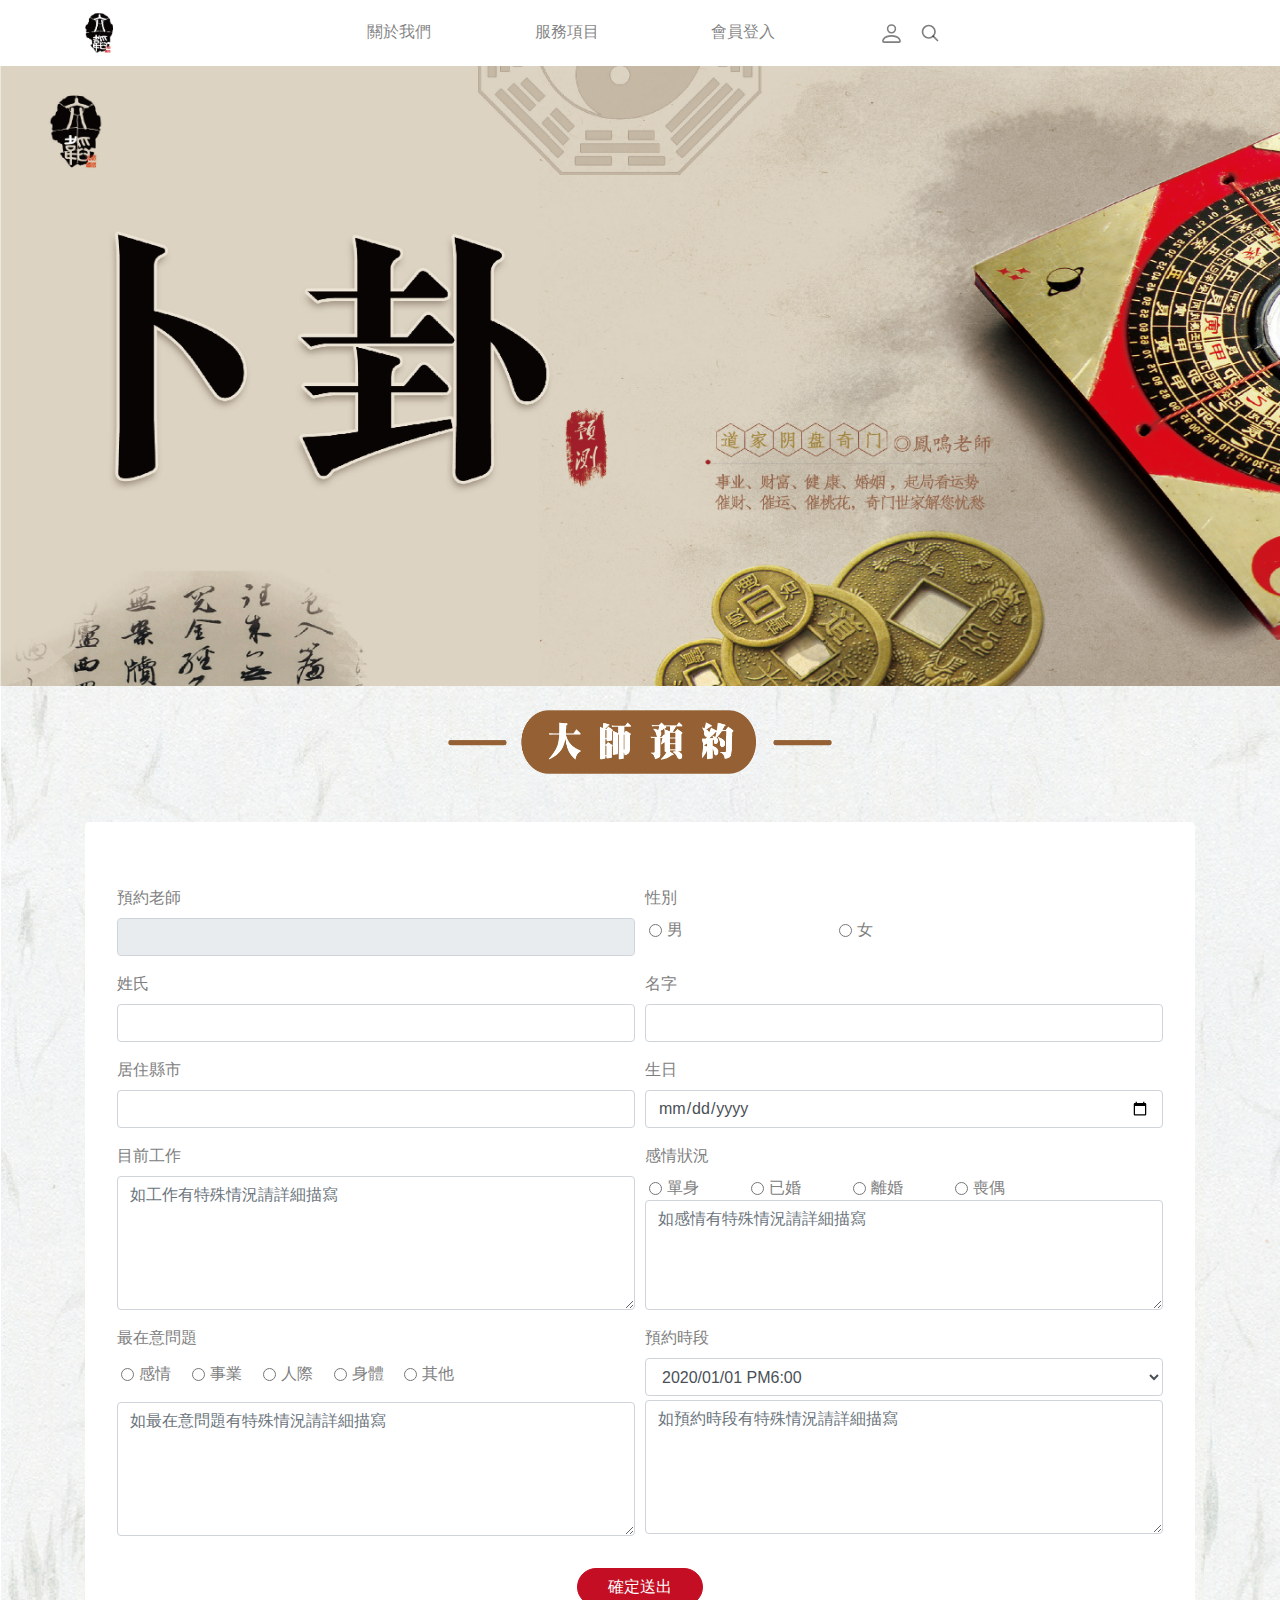
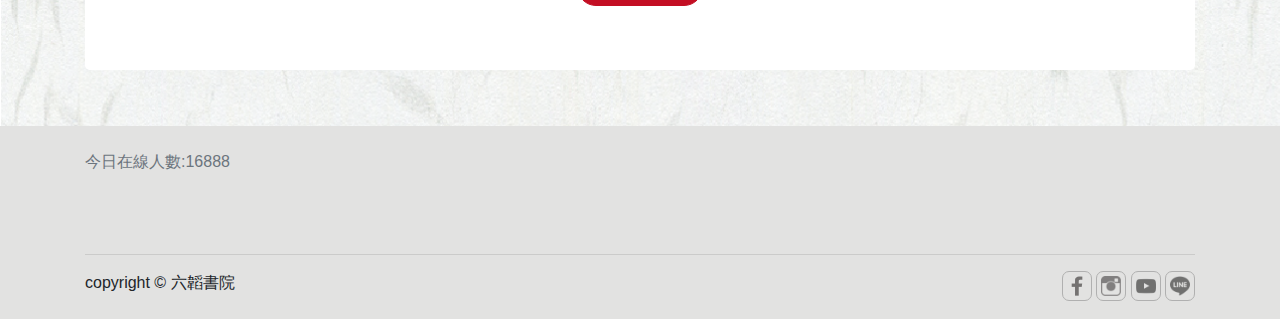
<file: book.html>
<!doctype html>
<html>

<head>
    <meta charset="utf-8">
    <meta name="viewport" content="width=device-width, initial-scale=1, shrink-to-fit=no">
    <link rel="stylesheet" href="css/bootstrap.min.css">
    <title>六韜書院</title>
    <style>

    </style>
    <!-- Custom styles for this template -->
    <link href="css/starter-template.css" rel="stylesheet">
</head>

<body>
    <nav class="navbar navbar-expand-md navbar-light bg-light fixed-top">
        <div class="container">
            <a class="navbar-brand" href="index.html">
                <img src="img/logo.png" class="d-inline-block align-top" alt="logo" height="40">
            </a>
            <button class="navbar-toggler" type="button" data-toggle="collapse" data-target="#navbarsExampleDefault" aria-controls="navbarsExampleDefault" aria-expanded="false" aria-label="Toggle navigation">
                    <span class="navbar-toggler-icon"></span>
                </button>
            <div class="collapse navbar-collapse" id="navbarsExampleDefault">
                <ul class="navbar-nav mx-auto">
                    <li class="nav-item">
                        <a class="nav-link pr-5 mr-5" href="about.html">關於我們</a>
                    </li>
                    <li class="nav-item dropdown pr-5 mr-5">
                        <a class="nav-link dropdown" href="#" id="navbarDropdownMenuLink" role="button" data-toggle="dropdown" aria-haspopup="true" aria-expanded="false">
                            服務項目
                        </a>
                        <div class="dropdown-menu" aria-labelledby="navbarDropdownMenuLink" style="border:0;">
                            <a class="dropdown-item" href="svc_water.html">風水</a>
                            <a class="dropdown-item" href="svc_jump.html">占卜</a>
                            <a class="dropdown-item" href="svc_tarot.html">塔羅</a>
                            <a class="dropdown-item" href="svc_name.html">姓名</a>
                            <a class="dropdown-item" href="svc_chattest.html">測字</a>
                            <a class="dropdown-item" href="#">開運商品</a>
                        </div>
                    </li>
                    <li class="nav-item">
                        <a class="nav-link pr-5 mr-5" href="login.html">會員登入</a>
                    </li>
                    <li class="nav-item">
                        <a class="nav-link" href="#">
                            <svg xmlns="http://www.w3.org/2000/svg" width="25" height="25" fill="currentColor" class="bi bi-person" viewBox="0 0 16 16">
                                    <path d="M8 8a3 3 0 1 0 0-6 3 3 0 0 0 0 6zm2-3a2 2 0 1 1-4 0 2 2 0 0 1 4 0zm4 8c0 1-1 1-1 1H3s-1 0-1-1 1-4 6-4 6 3 6 4zm-1-.004c-.001-.246-.154-.986-.832-1.664C11.516 10.68 10.289 10 8 10c-2.29 0-3.516.68-4.168 1.332-.678.678-.83 1.418-.832 1.664h10z"/>
                                  </svg>
                        </a>
                    </li>
                    <li class="nav-item">
                        <a class="nav-link" data-toggle="modal" data-target="#seachbox">
                            <svg xmlns="https://www.w3.org/2000/svg" width="20" height="20" viewBox="0 0 24 24" fill="none" stroke="currentColor" stroke-width="2" stroke-linecap="round" stroke-linejoin="round" class="mr-3" focusable="false" role="img"><title>Search</title><circle cx="10.5" cy="10.5" r="7.5"></circle><line x1="21" y1="21" x2="15.8" y2="15.8"></line></svg>
                        </a>
                    </li>
                </ul>

            </div>
        </div>
    </nav>
    <img src="img/svc_banner.png" class="w-100" />
    <div class="container pt-4 pb-4 ">
        <div class="row text-center pb-5">
            <img src="img/book_title.png" class="mx-auto titlepic">
        </div>
        <div class="jumbotron bg-light">
            <form>
                <div class="form-row">
                    <div class="form-group col-md-6">
                        <label>預約老師</label>
                        <input type="text" class="form-control" readonly="true" id="txt_master">
                    </div>
                    <div class="form-group col-md-6">
                        <label>性別</label><br>
                        <div class="form-check form-check-inline w-100">&nbsp;
                            <input class="form-check-input" type="radio" name="sex" value="男">
                            <label class="form-check-label" style="margin-right: 30%;">男</label>
                            <input class="form-check-input" type="radio" name="sex" value="女">
                            <label class="form-check-label">女</label>
                        </div>
                    </div>
                    <div class="form-group col-md-6">
                        <label>姓氏</label>
                        <input type="text" class="form-control">
                    </div>
                    <div class="form-group col-md-6">
                        <label>名字</label>
                        <input type="text" class="form-control">
                    </div>
                    <div class="form-group col-md-6">
                        <label>居住縣市</label>
                        <input type="text" class="form-control">
                    </div>
                    <div class="form-group col-md-6">
                        <label>生日</label>
                        <input type="date" class="form-control">
                    </div>
                    <div class="form-group col-md-6">
                        <label>目前工作</label>
                        <textarea type="text" class="form-control" rows="5" placeholder="如工作有特殊情況請詳細描寫"></textarea>
                    </div>
                    <div class="form-group col-md-6">
                        <label>感情狀況</label><br>
                        <div class="form-check form-check-inline w-100">&nbsp;
                            <input class="form-check-input" type="radio" name="marry" value="單身">
                            <label class="form-check-label" style="margin-right: 10%;">單身</label>
                            <input class="form-check-input" type="radio" name="marry" value="已婚">
                            <label class="form-check-label" style="margin-right: 10%;">已婚</label>
                            <input class="form-check-input" type="radio" name="marry" value="離婚">
                            <label class="form-check-label" style="margin-right: 10%;">離婚</label>
                            <input class="form-check-input" type="radio" name="marry" value="喪偶">
                            <label class="form-check-label">喪偶</label>
                        </div>
                        <textarea type="text" class="form-control" rows="4" placeholder="如感情有特殊情況請詳細描寫"></textarea>
                    </div>
                    <div class="form-group col-md-6">
                        <label>最在意問題</label><br>
                        <div class="form-check form-check-inline w-100 pb-3 pt-1">&nbsp;
                            <input class="form-check-input" type="radio" name="quests" value="感情">
                            <label class="form-check-label" style="margin-right: 4%;">感情</label>
                            <input class="form-check-input" type="radio" name="quests" value="事業">
                            <label class="form-check-label" style="margin-right: 4%;">事業</label>
                            <input class="form-check-input" type="radio" name="quests" value="人際">
                            <label class="form-check-label" style="margin-right: 4%;">人際</label>
                            <input class="form-check-input" type="radio" name="quests" value="身體">
                            <label class="form-check-label" style="margin-right: 4%;">身體</label>
                            <input class="form-check-input" type="radio" name="quests" value="其他">
                            <label class="form-check-label">其他</label>
                        </div>
                        <textarea type="text" class="form-control" rows="5" placeholder="如最在意問題有特殊情況請詳細描寫"></textarea>
                    </div>
                    <div class="form-group col-md-6">
                        <label>預約時段</label><br>
                        <select class="form-control" id="booktime">
                              <option>2020/01/01 PM6:00</option>
                              <option>2020/01/01 PM7:00</option>
                              <option>2020/01/01 PM8:00</option>
                            </select>
                        <textarea type="text" class="form-control mt-1" rows="5" placeholder="如預約時段有特殊情況請詳細描寫"></textarea>
                    </div>
                </div>
                <button id="submitform" type="button" class="btn btn-custom mt-3">確定送出</button>
            </form>
        </div>
    </div>


    <footer class="footer mt-auto py-4">
        <div class="container">
            <span class="text-muted">今日在線人數:16888</span>
            <span class="float-right "> 
                <iframe src="https://www.facebook.com/plugins/page.php?href=https%3A%2F%2Fwww.facebook.com%2Ffacebook&tabs&width=340&height=70&small_header=true&adapt_container_width=false&hide_cover=false&show_facepile=false&appId=515825845433689" width="340" height="70" style="border:none;overflow:hidden" scrolling="no" frameborder="0" allowfullscreen="true" allow="autoplay; clipboard-write; encrypted-media; picture-in-picture; web-share"></iframe>
            </span>
            <hr style="margin-top: 80px;"> copyright © 六韜書院
            <span class="float-right social-medias">
                <a href="#"><img src="img/footer-facebook.png" ></a>
                <a href="#"><img src="img/footer-ig.png" class="p-1"></a>
                <a href="#"><img src="img/footer-yut.png" class="p-1"></a>
                <a href="#"><img src="img/footer-line.png" class="p-1"></a>
            </span>
        </div>
    </footer>

    <!-- Seach Box -->
    <div class="modal fade" id="seachbox" tabindex="-1" role="dialog" aria-labelledby="seachbox" aria-hidden="true">
        <div class="modal-dialog" role="document">
            <div class="modal-content">
                <div class="modal-header">
                    <h5 class="modal-title" id="seachbox">搜尋</h5>
                    <button type="button" class="close" data-dismiss="modal" aria-label="Close">
                            <span aria-hidden="true">&times;</span>
                        </button>
                </div>
                <div class="modal-body text-center">
                    <form>
                        <div class="input-group mb-3">
                            <input type="text" class="form-control" placeholder="Search" aria-label="Search" aria-describedby="button-addon2">
                            <div class="input-group-append">
                                <button class="btn btn-outline-secondary" type="submit" id="submit">搜尋</button>
                            </div>
                        </div>
                    </form>
                </div>
            </div>
        </div>
    </div>
    <script src="js/jquery-3.5.1.min.js"></script>
    <script src="js/bootstrap.min.js"></script>
    <script src="js/customcode.js"></script>
    <script>
        $(function() {
            var ma = "";
            found = location.search.match(/ma=(.*)/);
            if (found) ma = found[1];
            $("#txt_master").val(decodeURI(ma));
        });
    </script>
</body>

</html>
</file>
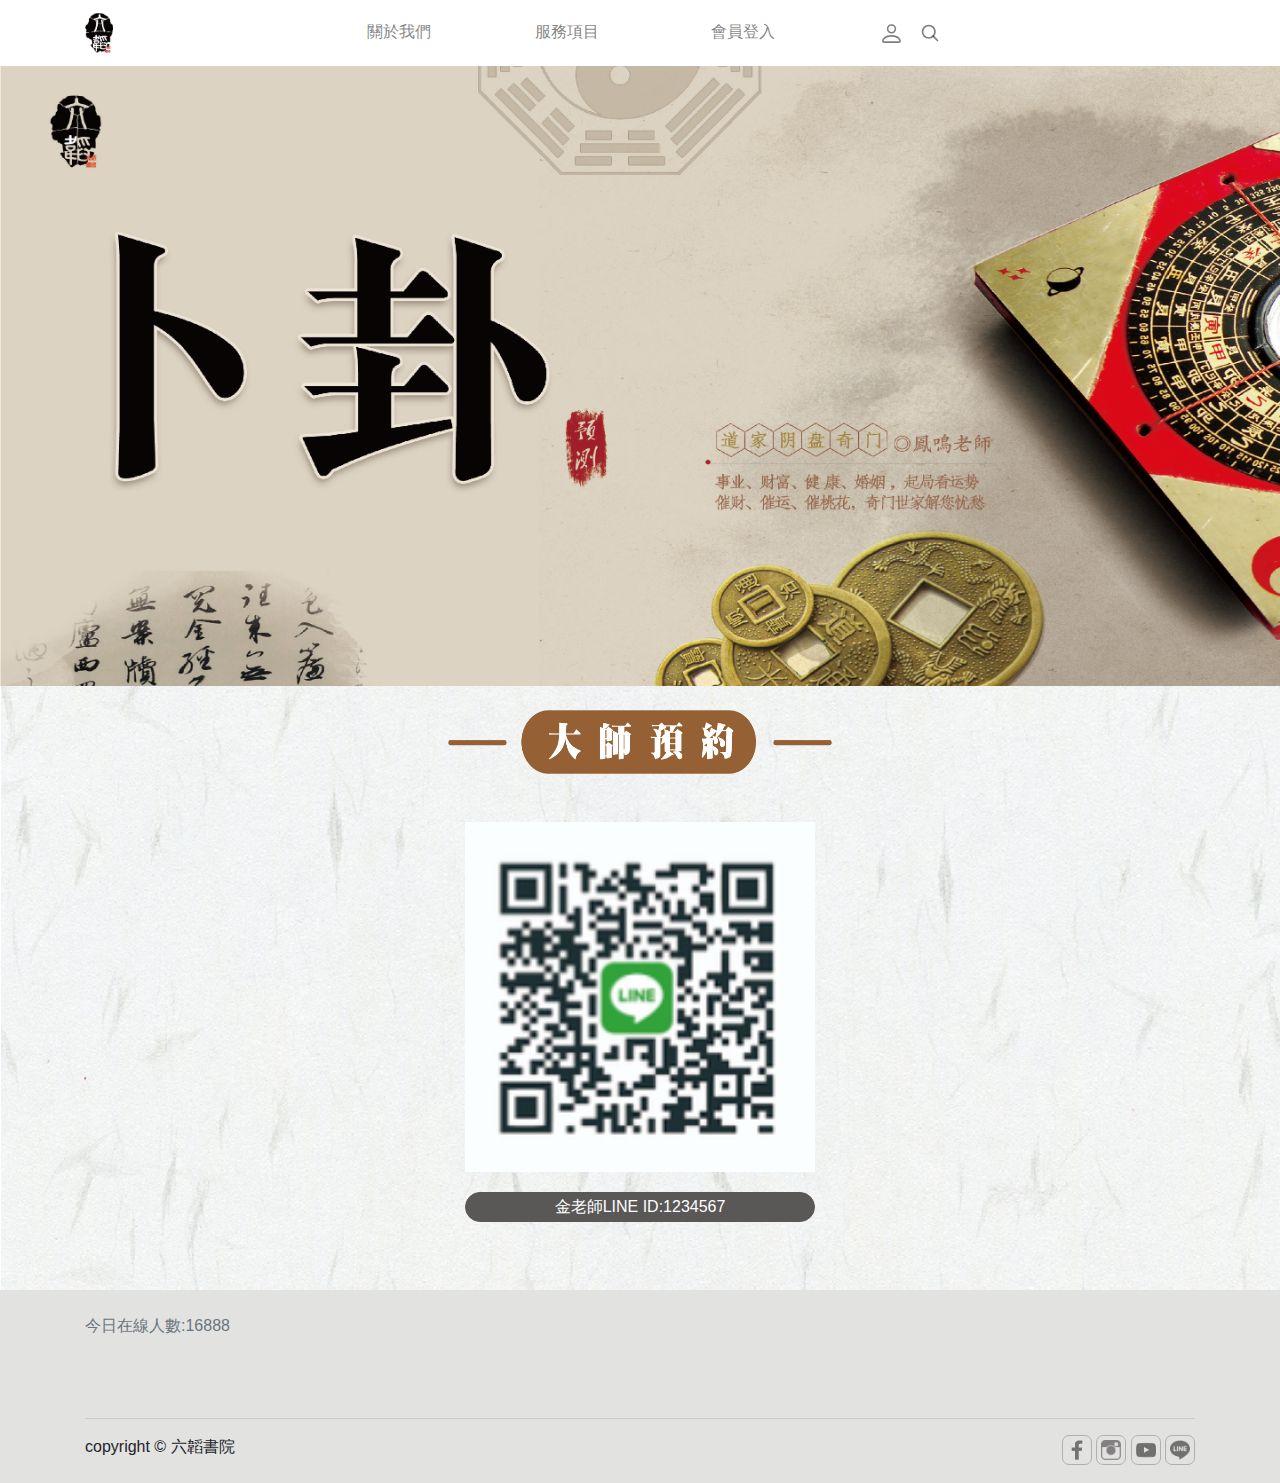
<file: finish.html>
<!doctype html>
<html>

<head>
    <meta charset="utf-8">
    <meta name="viewport" content="width=device-width, initial-scale=1, shrink-to-fit=no">
    <link rel="stylesheet" href="css/bootstrap.min.css">
    <title>六韜書院</title>
    <style>

    </style>
    <!-- Custom styles for this template -->
    <link href="css/starter-template.css" rel="stylesheet">
</head>

<body>
    <nav class="navbar navbar-expand-md navbar-light bg-light fixed-top">
        <div class="container">
            <a class="navbar-brand" href="index.html">
                <img src="img/logo.png" class="d-inline-block align-top" alt="logo" height="40">
            </a>
            <button class="navbar-toggler" type="button" data-toggle="collapse" data-target="#navbarsExampleDefault" aria-controls="navbarsExampleDefault" aria-expanded="false" aria-label="Toggle navigation">
                    <span class="navbar-toggler-icon"></span>
                </button>
            <div class="collapse navbar-collapse" id="navbarsExampleDefault">
                <ul class="navbar-nav mx-auto">
                    <li class="nav-item">
                        <a class="nav-link pr-5 mr-5" href="about.html">關於我們</a>
                    </li>
                    <li class="nav-item dropdown pr-5 mr-5">
                        <a class="nav-link dropdown" href="#" id="navbarDropdownMenuLink" role="button" data-toggle="dropdown" aria-haspopup="true" aria-expanded="false">
                            服務項目
                        </a>
                        <div class="dropdown-menu" aria-labelledby="navbarDropdownMenuLink" style="border:0;">
                            <a class="dropdown-item" href="svc_water.html">風水</a>
                            <a class="dropdown-item" href="svc_jump.html">占卜</a>
                            <a class="dropdown-item" href="svc_tarot.html">塔羅</a>
                            <a class="dropdown-item" href="svc_name.html">姓名</a>
                            <a class="dropdown-item" href="svc_chattest.html">測字</a>
                            <a class="dropdown-item" href="#">開運商品</a>
                        </div>
                    </li>
                    <li class="nav-item">
                        <a class="nav-link pr-5 mr-5" href="login.html">會員登入</a>
                    </li>
                    <li class="nav-item">
                        <a class="nav-link" href="#">
                            <svg xmlns="http://www.w3.org/2000/svg" width="25" height="25" fill="currentColor" class="bi bi-person" viewBox="0 0 16 16">
                                    <path d="M8 8a3 3 0 1 0 0-6 3 3 0 0 0 0 6zm2-3a2 2 0 1 1-4 0 2 2 0 0 1 4 0zm4 8c0 1-1 1-1 1H3s-1 0-1-1 1-4 6-4 6 3 6 4zm-1-.004c-.001-.246-.154-.986-.832-1.664C11.516 10.68 10.289 10 8 10c-2.29 0-3.516.68-4.168 1.332-.678.678-.83 1.418-.832 1.664h10z"/>
                                  </svg>
                        </a>
                    </li>
                    <li class="nav-item">
                        <a class="nav-link" data-toggle="modal" data-target="#seachbox">
                            <svg xmlns="https://www.w3.org/2000/svg" width="20" height="20" viewBox="0 0 24 24" fill="none" stroke="currentColor" stroke-width="2" stroke-linecap="round" stroke-linejoin="round" class="mr-3" focusable="false" role="img"><title>Search</title><circle cx="10.5" cy="10.5" r="7.5"></circle><line x1="21" y1="21" x2="15.8" y2="15.8"></line></svg>
                        </a>
                    </li>
                </ul>

            </div>
        </div>
    </nav>
    <img src="img/svc_banner.png" class="w-100" />
    <div class="container pt-4 pb-4 ">
        <div class="row text-center pb-5">
            <img src="img/book_title.png" class="mx-auto titlepic">
        </div>
        <div class="row books1">
            <div class=" col-md-4 col-8 mx-auto pb-4">
                <a href="#">
                    <img src="img/qrcode.png" class="w-100">
                    <p class="mx-0">金老師LINE ID:1234567</p>
                </a>
            </div>
        </div>

    </div>
    </div>


    <footer class="footer mt-auto py-4">
        <div class="container">
            <span class="text-muted">今日在線人數:16888</span>
            <span class="float-right "> 
                <iframe src="https://www.facebook.com/plugins/page.php?href=https%3A%2F%2Fwww.facebook.com%2Ffacebook&tabs&width=340&height=70&small_header=true&adapt_container_width=false&hide_cover=false&show_facepile=false&appId=515825845433689" width="340" height="70" style="border:none;overflow:hidden" scrolling="no" frameborder="0" allowfullscreen="true" allow="autoplay; clipboard-write; encrypted-media; picture-in-picture; web-share"></iframe>
            </span>
            <hr style="margin-top: 80px;"> copyright © 六韜書院
            <span class="float-right social-medias">
                <a href="#"><img src="img/footer-facebook.png" ></a>
                <a href="#"><img src="img/footer-ig.png" class="p-1"></a>
                <a href="#"><img src="img/footer-yut.png" class="p-1"></a>
                <a href="#"><img src="img/footer-line.png" class="p-1"></a>
            </span>
        </div>
    </footer>

    <!-- Seach Box -->
    <div class="modal fade" id="seachbox" tabindex="-1" role="dialog" aria-labelledby="seachbox" aria-hidden="true">
        <div class="modal-dialog" role="document">
            <div class="modal-content">
                <div class="modal-header">
                    <h5 class="modal-title" id="seachbox">搜尋</h5>
                    <button type="button" class="close" data-dismiss="modal" aria-label="Close">
                            <span aria-hidden="true">&times;</span>
                        </button>
                </div>
                <div class="modal-body text-center">
                    <form>
                        <div class="input-group mb-3">
                            <input type="text" class="form-control" placeholder="Search" aria-label="Search" aria-describedby="button-addon2">
                            <div class="input-group-append">
                                <button class="btn btn-outline-secondary" type="submit" id="submit">搜尋</button>
                            </div>
                        </div>
                    </form>
                </div>
            </div>
        </div>
    </div>
    <script src="js/jquery-3.5.1.min.js"></script>
    <script src="js/bootstrap.min.js"></script>
    <script src="js/customcode.js"></script>
</body>

</html>
</file>
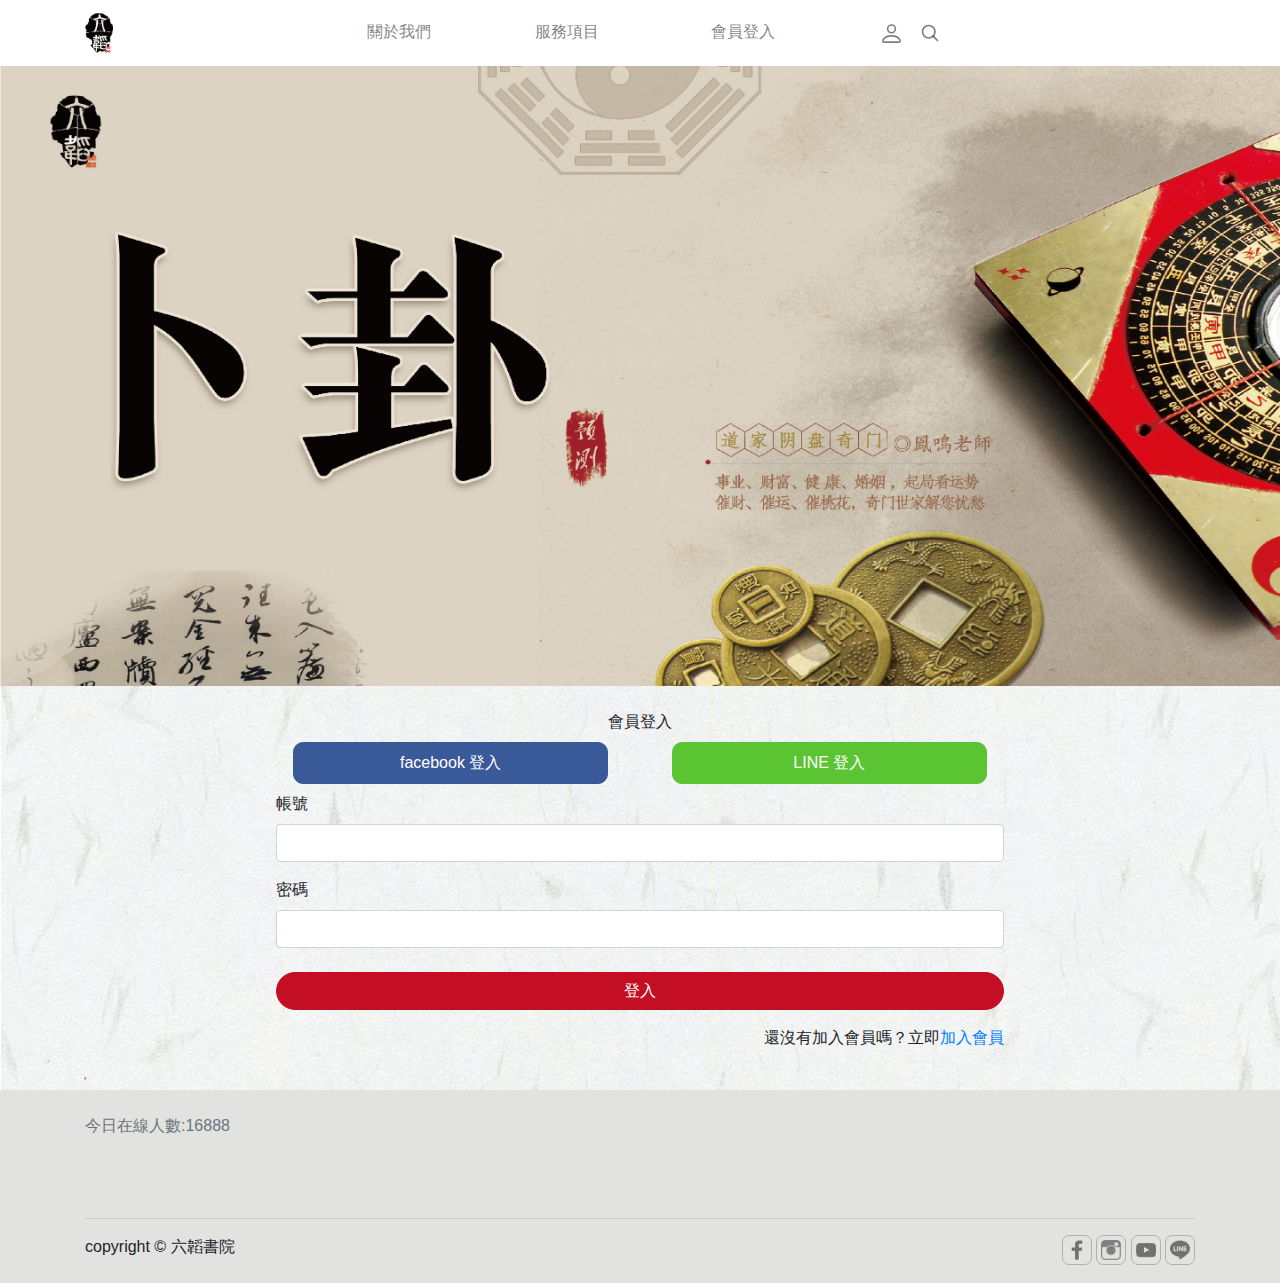
<file: login.html>
<!doctype html>
<html>

<head>
    <meta charset="utf-8">
    <meta name="viewport" content="width=device-width, initial-scale=1, shrink-to-fit=no">
    <link rel="stylesheet" href="css/bootstrap.min.css">
    <title>六韜書院</title>
    <style>

    </style>
    <!-- Custom styles for this template -->
    <link href="css/starter-template.css" rel="stylesheet">
</head>

<body>
    <nav class="navbar navbar-expand-md navbar-light bg-light fixed-top">
        <div class="container">
            <a class="navbar-brand" href="index.html">
                <img src="img/logo.png" class="d-inline-block align-top" alt="logo" height="40">
            </a>
            <button class="navbar-toggler" type="button" data-toggle="collapse" data-target="#navbarsExampleDefault" aria-controls="navbarsExampleDefault" aria-expanded="false" aria-label="Toggle navigation">
                    <span class="navbar-toggler-icon"></span>
                </button>
            <div class="collapse navbar-collapse" id="navbarsExampleDefault">
                <ul class="navbar-nav mx-auto">
                    <li class="nav-item">
                        <a class="nav-link pr-5 mr-5" href="about.html">關於我們</a>
                    </li>
                    <li class="nav-item dropdown pr-5 mr-5">
                        <a class="nav-link dropdown" href="#" id="navbarDropdownMenuLink" role="button" data-toggle="dropdown" aria-haspopup="true" aria-expanded="false">
                            服務項目
                        </a>
                        <div class="dropdown-menu" aria-labelledby="navbarDropdownMenuLink" style="border:0;">
                            <a class="dropdown-item" href="svc_water.html">風水</a>
                            <a class="dropdown-item" href="svc_jump.html">占卜</a>
                            <a class="dropdown-item" href="svc_tarot.html">塔羅</a>
                            <a class="dropdown-item" href="svc_name.html">姓名</a>
                            <a class="dropdown-item" href="svc_chattest.html">測字</a>
                            <a class="dropdown-item" href="#">開運商品</a>
                        </div>
                    </li>
                    <li class="nav-item">
                        <a class="nav-link pr-5 mr-5" href="login.html">會員登入</a>
                    </li>
                    <li class="nav-item">
                        <a class="nav-link" href="#">
                            <svg xmlns="http://www.w3.org/2000/svg" width="25" height="25" fill="currentColor" class="bi bi-person" viewBox="0 0 16 16">
                                    <path d="M8 8a3 3 0 1 0 0-6 3 3 0 0 0 0 6zm2-3a2 2 0 1 1-4 0 2 2 0 0 1 4 0zm4 8c0 1-1 1-1 1H3s-1 0-1-1 1-4 6-4 6 3 6 4zm-1-.004c-.001-.246-.154-.986-.832-1.664C11.516 10.68 10.289 10 8 10c-2.29 0-3.516.68-4.168 1.332-.678.678-.83 1.418-.832 1.664h10z"/>
                                  </svg>
                        </a>
                    </li>
                    <li class="nav-item">
                        <a class="nav-link" data-toggle="modal" data-target="#seachbox">
                            <svg xmlns="https://www.w3.org/2000/svg" width="20" height="20" viewBox="0 0 24 24" fill="none" stroke="currentColor" stroke-width="2" stroke-linecap="round" stroke-linejoin="round" class="mr-3" focusable="false" role="img"><title>Search</title><circle cx="10.5" cy="10.5" r="7.5"></circle><line x1="21" y1="21" x2="15.8" y2="15.8"></line></svg>
                        </a>
                    </li>
                </ul>

            </div>
        </div>
    </nav>
    <img src="img/svc_banner.png" class="w-100" />
    <div class="container pt-4 pb-4 col-8">

        <form class="mx-md-5">
            <div class="row text-center pb-2 justify-content-end">
                <div class="col-12 mx-auto pb-2">會員登入</div>
                <div class="col-12 col-md-5 mx-auto py-2" style="color:#fff;border:1px solid #3a5999; border-radius: 10px; background-color: #3a5999;">facebook 登入</div>
                <div class="col-12 col-md-5 mx-auto py-2" style="color:#fff;border:1px solid#5bc432; border-radius: 10px; background-color: #5bc432;">LINE 登入</div>

            </div>
            <div class="form-group">
                <label>帳號</label>
                <input type="text" class="form-control">
            </div>
            <div class="form-group">
                <label>密碼</label>
                <input type="password" class="form-control">
            </div>

            <button class="btn btn-custom w-100 mt-4">登入</button>
        </form>
        <div class="row justify-content-end mx-md-5">
            <div class="py-3">
                還沒有加入會員嗎？立即<a href="register.html">加入會員</a>
            </div>
        </div>

    </div>
    </div>


    <footer class="footer mt-auto py-4">
        <div class="container">
            <span class="text-muted">今日在線人數:16888</span>
            <span class="float-right "> 
                <iframe src="https://www.facebook.com/plugins/page.php?href=https%3A%2F%2Fwww.facebook.com%2Ffacebook&tabs&width=340&height=70&small_header=true&adapt_container_width=false&hide_cover=false&show_facepile=false&appId=515825845433689" width="340" height="70" style="border:none;overflow:hidden" scrolling="no" frameborder="0" allowfullscreen="true" allow="autoplay; clipboard-write; encrypted-media; picture-in-picture; web-share"></iframe>
            </span>
            <hr style="margin-top: 80px;"> copyright © 六韜書院
            <span class="float-right social-medias">
                <a href="#"><img src="img/footer-facebook.png" ></a>
                <a href="#"><img src="img/footer-ig.png" class="p-1"></a>
                <a href="#"><img src="img/footer-yut.png" class="p-1"></a>
                <a href="#"><img src="img/footer-line.png" class="p-1"></a>
            </span>
        </div>
    </footer>

    <!-- Seach Box -->
    <div class="modal fade" id="seachbox" tabindex="-1" role="dialog" aria-labelledby="seachbox" aria-hidden="true">
        <div class="modal-dialog" role="document">
            <div class="modal-content">
                <div class="modal-header">
                    <h5 class="modal-title" id="seachbox">搜尋</h5>
                    <button type="button" class="close" data-dismiss="modal" aria-label="Close">
                            <span aria-hidden="true">&times;</span>
                        </button>
                </div>
                <div class="modal-body text-center">
                    <form>
                        <div class="input-group mb-3">
                            <input type="text" class="form-control" placeholder="Search" aria-label="Search" aria-describedby="button-addon2">
                            <div class="input-group-append">
                                <button class="btn btn-outline-secondary" type="submit" id="submit">搜尋</button>
                            </div>
                        </div>
                    </form>
                </div>
            </div>
        </div>
    </div>
    <script src="js/jquery-3.5.1.min.js"></script>
    <script src="js/bootstrap.min.js"></script>
    <script src="js/customcode.js"></script>
</body>

</html>
</file>
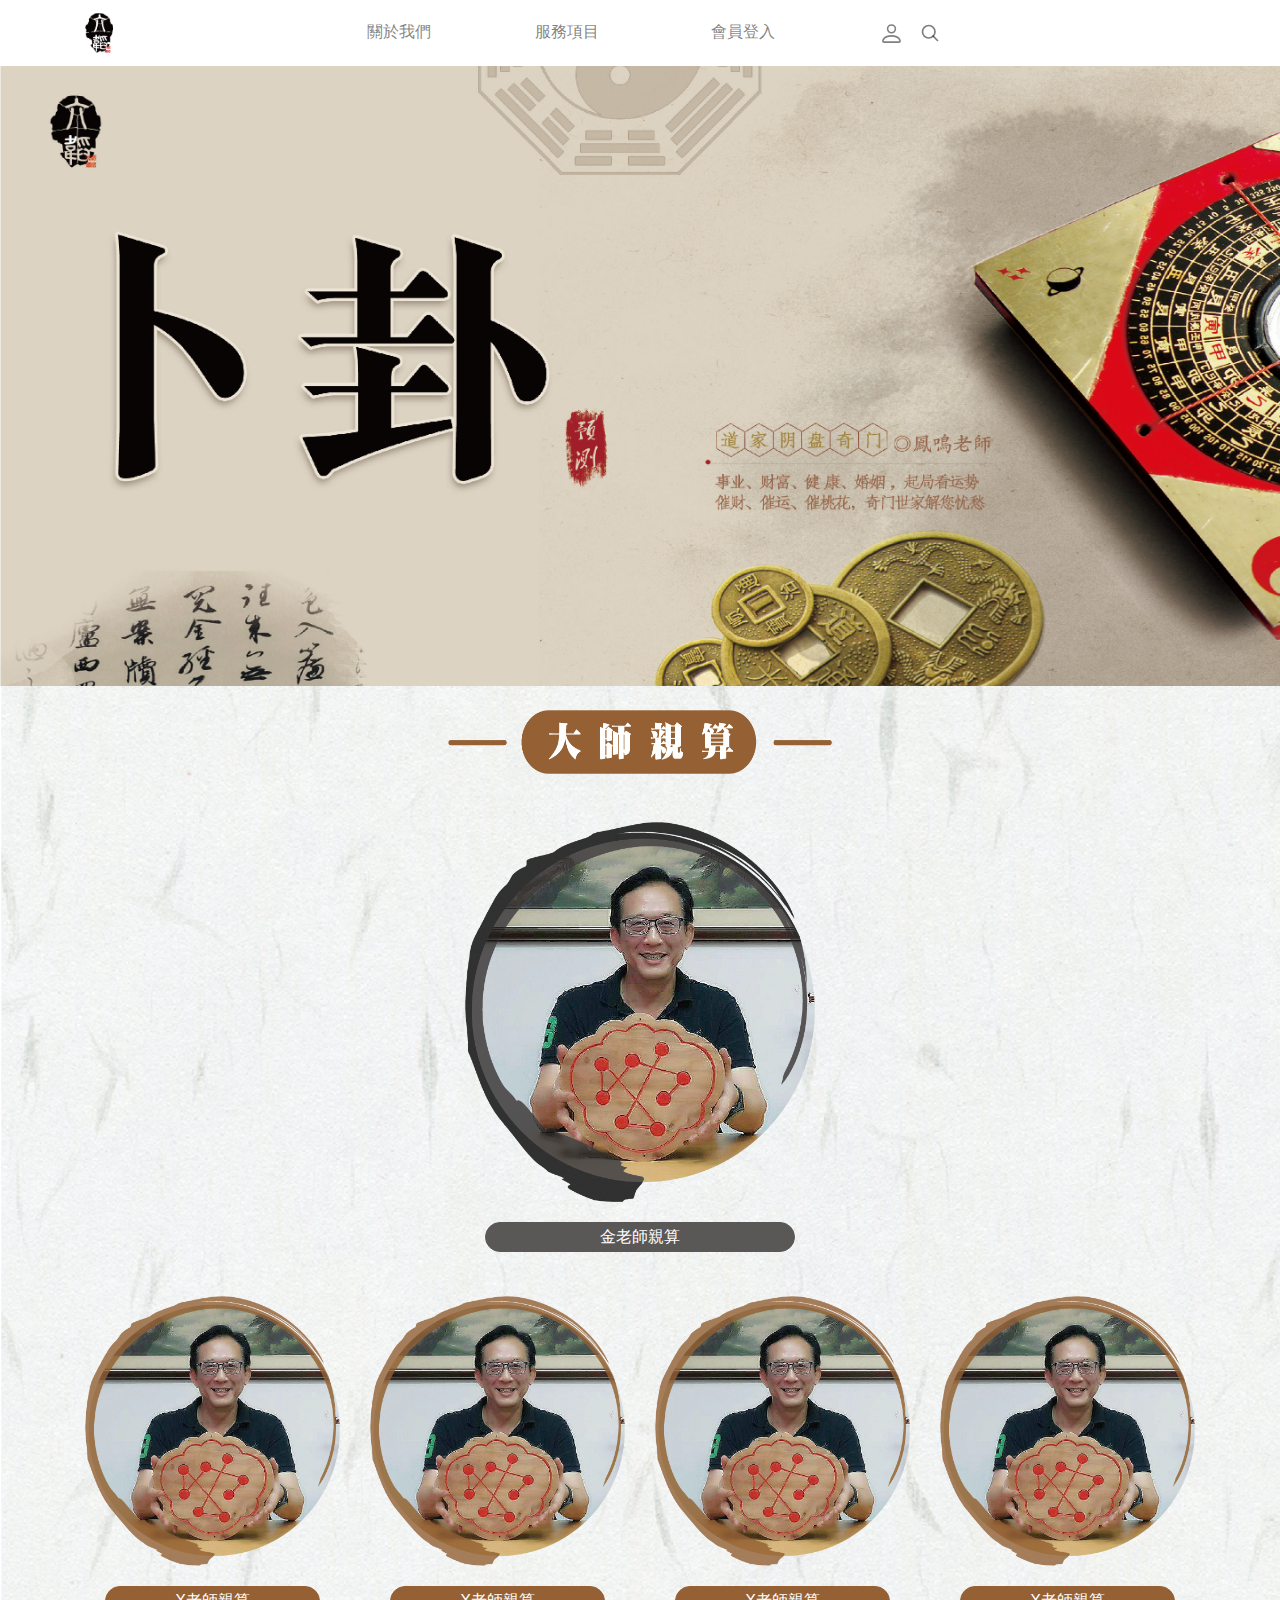
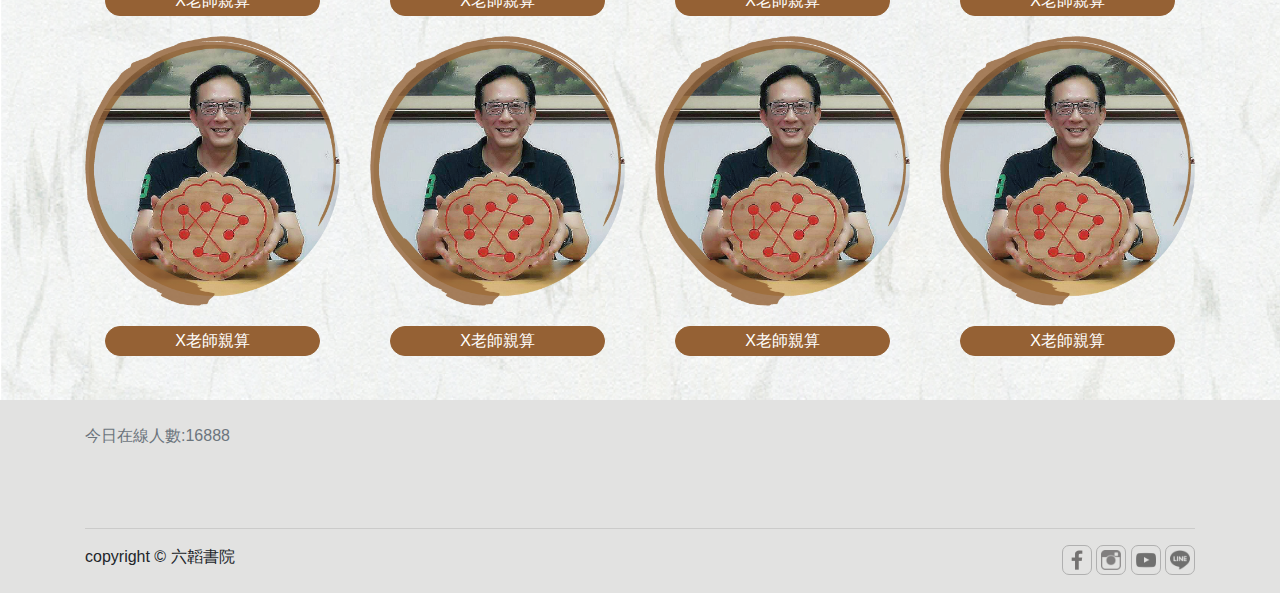
<file: mastersvc.html>
<!doctype html>
<html>

<head>
    <meta charset="utf-8">
    <meta name="viewport" content="width=device-width, initial-scale=1, shrink-to-fit=no">
    <link rel="stylesheet" href="css/bootstrap.min.css">
    <title>六韜書院</title>
    <style>

    </style>
    <!-- Custom styles for this template -->
    <link href="css/starter-template.css" rel="stylesheet">
</head>

<body>
    <nav class="navbar navbar-expand-md navbar-light bg-light fixed-top">
        <div class="container">
            <a class="navbar-brand" href="index.html">
                <img src="img/logo.png" class="d-inline-block align-top" alt="logo" height="40">
            </a>
            <button class="navbar-toggler" type="button" data-toggle="collapse" data-target="#navbarsExampleDefault" aria-controls="navbarsExampleDefault" aria-expanded="false" aria-label="Toggle navigation">
                    <span class="navbar-toggler-icon"></span>
                </button>
            <div class="collapse navbar-collapse" id="navbarsExampleDefault">
                <ul class="navbar-nav mx-auto">
                    <li class="nav-item">
                        <a class="nav-link pr-5 mr-5" href="about.html">關於我們</a>
                    </li>
                    <li class="nav-item dropdown pr-5 mr-5">
                        <a class="nav-link dropdown" href="#" id="navbarDropdownMenuLink" role="button" data-toggle="dropdown" aria-haspopup="true" aria-expanded="false">
                            服務項目
                        </a>
                        <div class="dropdown-menu" aria-labelledby="navbarDropdownMenuLink" style="border:0;">
                            <a class="dropdown-item" href="svc_water.html">風水</a>
                            <a class="dropdown-item" href="svc_jump.html">占卜</a>
                            <a class="dropdown-item" href="svc_tarot.html">塔羅</a>
                            <a class="dropdown-item" href="svc_name.html">姓名</a>
                            <a class="dropdown-item" href="svc_chattest.html">測字</a>
                            <a class="dropdown-item" href="#">開運商品</a>
                        </div>
                    </li>
                    <li class="nav-item">
                        <a class="nav-link pr-5 mr-5" href="login.html">會員登入</a>
                    </li>
                    <li class="nav-item">
                        <a class="nav-link" href="#">
                            <svg xmlns="http://www.w3.org/2000/svg" width="25" height="25" fill="currentColor" class="bi bi-person" viewBox="0 0 16 16">
                                    <path d="M8 8a3 3 0 1 0 0-6 3 3 0 0 0 0 6zm2-3a2 2 0 1 1-4 0 2 2 0 0 1 4 0zm4 8c0 1-1 1-1 1H3s-1 0-1-1 1-4 6-4 6 3 6 4zm-1-.004c-.001-.246-.154-.986-.832-1.664C11.516 10.68 10.289 10 8 10c-2.29 0-3.516.68-4.168 1.332-.678.678-.83 1.418-.832 1.664h10z"/>
                                  </svg>
                        </a>
                    </li>
                    <li class="nav-item">
                        <a class="nav-link" data-toggle="modal" data-target="#seachbox">
                            <svg xmlns="https://www.w3.org/2000/svg" width="20" height="20" viewBox="0 0 24 24" fill="none" stroke="currentColor" stroke-width="2" stroke-linecap="round" stroke-linejoin="round" class="mr-3" focusable="false" role="img"><title>Search</title><circle cx="10.5" cy="10.5" r="7.5"></circle><line x1="21" y1="21" x2="15.8" y2="15.8"></line></svg>
                        </a>
                    </li>
                </ul>

            </div>
        </div>
    </nav>
    <img src="img/svc_banner.png" class="w-100" />
    <div class="container pt-4 pb-4 ">
        <div class="row text-center pb-5">
            <img src="img/mastertitle.png" class="mx-auto titlepic">
        </div>
        <div class="row books1">
            <div class=" col-md-4 col-8 mx-auto pb-4">
                <a href="book.html?ma=金老師">
                    <img src="img/master1.png" class="w-100">
                    <p>金老師親算</p>
                </a>
            </div>
        </div>
        <div class="row books2">
            <div class="col-md-3 col-4">
                <a href="book.html?ma=X老師">
                    <img src="img/master2.png" class="w-100">
                    <p>X老師親算</p>
                </a>
            </div>
            <div class="col-md-3 col-4">
                <a href="book.html?ma=X老師">
                    <img src="img/master2.png" class="w-100">
                    <p>X老師親算</p>
                </a>
            </div>
            <div class="col-md-3 col-4">
                <a href="book.html?ma=X老師">
                    <img src="img/master2.png" class="w-100">
                    <p>X老師親算</p>
                </a>
            </div>
            <div class="col-md-3 col-4">
                <a href="book.html?ma=X老師">
                    <img src="img/master2.png" class="w-100">
                    <p>X老師親算</p>
                </a>
            </div>
            <div class="col-md-3 col-4">
                <a href="book.html?ma=X老師">
                    <img src="img/master2.png" class="w-100">
                    <p>X老師親算</p>
                </a>
            </div>
            <div class="col-md-3 col-4">
                <a href="book.html?ma=X老師">
                    <img src="img/master2.png" class="w-100">
                    <p>X老師親算</p>
                </a>
            </div>
            <div class="col-md-3 col-4">
                <a href="book.html?ma=X老師">
                    <img src="img/master2.png" class="w-100">
                    <p>X老師親算</p>
                </a>
            </div>
            <div class="col-md-3 col-4">
                <a href="book.html?ma=X老師">
                    <img src="img/master2.png" class="w-100">
                    <p>X老師親算</p>
                </a>
            </div>
        </div>
    </div>


    <footer class="footer mt-auto py-4">
        <div class="container">
            <span class="text-muted">今日在線人數:16888</span>
            <span class="float-right "> 
                <iframe src="https://www.facebook.com/plugins/page.php?href=https%3A%2F%2Fwww.facebook.com%2Ffacebook&tabs&width=340&height=70&small_header=true&adapt_container_width=false&hide_cover=false&show_facepile=false&appId=515825845433689" width="340" height="70" style="border:none;overflow:hidden" scrolling="no" frameborder="0" allowfullscreen="true" allow="autoplay; clipboard-write; encrypted-media; picture-in-picture; web-share"></iframe>
            </span>
            <hr style="margin-top: 80px;"> copyright © 六韜書院
            <span class="float-right social-medias">
                <a href="#"><img src="img/footer-facebook.png" ></a>
                <a href="#"><img src="img/footer-ig.png" class="p-1"></a>
                <a href="#"><img src="img/footer-yut.png" class="p-1"></a>
                <a href="#"><img src="img/footer-line.png" class="p-1"></a>
            </span>
        </div>
    </footer>

    <!-- Seach Box -->
    <div class="modal fade" id="seachbox" tabindex="-1" role="dialog" aria-labelledby="seachbox" aria-hidden="true">
        <div class="modal-dialog" role="document">
            <div class="modal-content">
                <div class="modal-header">
                    <h5 class="modal-title" id="seachbox">搜尋</h5>
                    <button type="button" class="close" data-dismiss="modal" aria-label="Close">
                            <span aria-hidden="true">&times;</span>
                        </button>
                </div>
                <div class="modal-body text-center">
                    <form>
                        <div class="input-group mb-3">
                            <input type="text" class="form-control" placeholder="Search" aria-label="Search" aria-describedby="button-addon2">
                            <div class="input-group-append">
                                <button class="btn btn-outline-secondary" type="submit" id="submit">搜尋</button>
                            </div>
                        </div>
                    </form>
                </div>
            </div>
        </div>
    </div>
    <script src="js/jquery-3.5.1.min.js"></script>
    <script src="js/bootstrap.min.js"></script>
    <script src="js/customcode.js"></script>
</body>

</html>
</file>
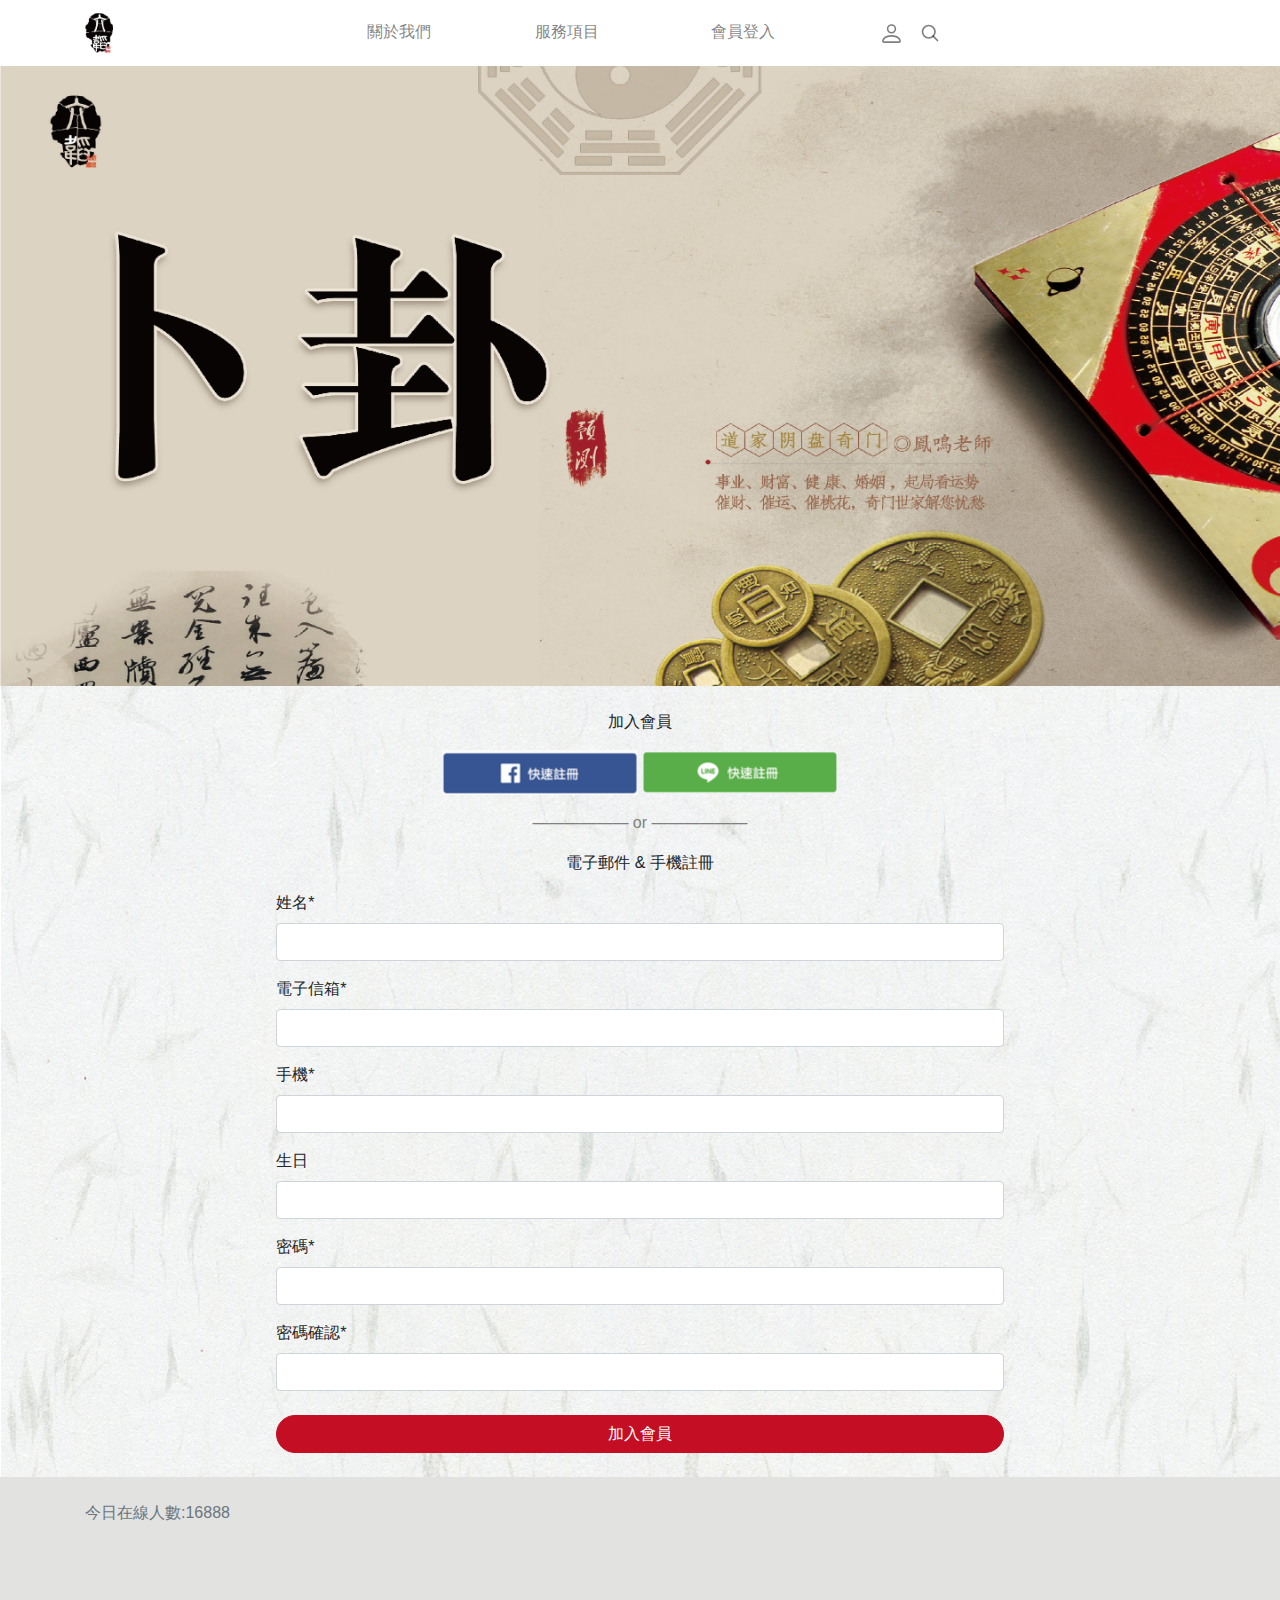
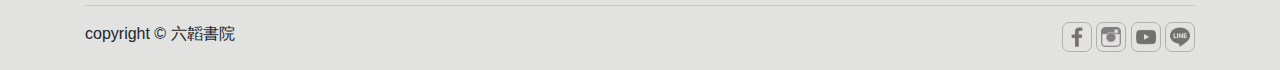
<file: register.html>
<!doctype html>
<html>

<head>
    <meta charset="utf-8">
    <meta name="viewport" content="width=device-width, initial-scale=1, shrink-to-fit=no">
    <link rel="stylesheet" href="css/bootstrap.min.css">
    <title>六韜書院</title>
    <style>

    </style>
    <!-- Custom styles for this template -->
    <link href="css/starter-template.css" rel="stylesheet">
</head>

<body>
    <nav class="navbar navbar-expand-md navbar-light bg-light fixed-top">
        <div class="container">
            <a class="navbar-brand" href="index.html">
                <img src="img/logo.png" class="d-inline-block align-top" alt="logo" height="40">
            </a>
            <button class="navbar-toggler" type="button" data-toggle="collapse" data-target="#navbarsExampleDefault" aria-controls="navbarsExampleDefault" aria-expanded="false" aria-label="Toggle navigation">
                    <span class="navbar-toggler-icon"></span>
                </button>
            <div class="collapse navbar-collapse" id="navbarsExampleDefault">
                <ul class="navbar-nav mx-auto">
                    <li class="nav-item">
                        <a class="nav-link pr-5 mr-5" href="about.html">關於我們</a>
                    </li>
                    <li class="nav-item dropdown pr-5 mr-5">
                        <a class="nav-link dropdown" href="#" id="navbarDropdownMenuLink" role="button" data-toggle="dropdown" aria-haspopup="true" aria-expanded="false">
                            服務項目
                        </a>
                        <div class="dropdown-menu" aria-labelledby="navbarDropdownMenuLink" style="border:0;">
                            <a class="dropdown-item" href="svc_water.html">風水</a>
                            <a class="dropdown-item" href="svc_jump.html">占卜</a>
                            <a class="dropdown-item" href="svc_tarot.html">塔羅</a>
                            <a class="dropdown-item" href="svc_name.html">姓名</a>
                            <a class="dropdown-item" href="svc_chattest.html">測字</a>
                            <a class="dropdown-item" href="#">開運商品</a>
                        </div>
                    </li>
                    <li class="nav-item">
                        <a class="nav-link pr-5 mr-5" href="login.html">會員登入</a>
                    </li>
                    <li class="nav-item">
                        <a class="nav-link" href="#">
                            <svg xmlns="http://www.w3.org/2000/svg" width="25" height="25" fill="currentColor" class="bi bi-person" viewBox="0 0 16 16">
                                    <path d="M8 8a3 3 0 1 0 0-6 3 3 0 0 0 0 6zm2-3a2 2 0 1 1-4 0 2 2 0 0 1 4 0zm4 8c0 1-1 1-1 1H3s-1 0-1-1 1-4 6-4 6 3 6 4zm-1-.004c-.001-.246-.154-.986-.832-1.664C11.516 10.68 10.289 10 8 10c-2.29 0-3.516.68-4.168 1.332-.678.678-.83 1.418-.832 1.664h10z"/>
                                  </svg>
                        </a>
                    </li>
                    <li class="nav-item">
                        <a class="nav-link" data-toggle="modal" data-target="#seachbox">
                            <svg xmlns="https://www.w3.org/2000/svg" width="20" height="20" viewBox="0 0 24 24" fill="none" stroke="currentColor" stroke-width="2" stroke-linecap="round" stroke-linejoin="round" class="mr-3" focusable="false" role="img"><title>Search</title><circle cx="10.5" cy="10.5" r="7.5"></circle><line x1="21" y1="21" x2="15.8" y2="15.8"></line></svg>
                        </a>
                    </li>
                </ul>

            </div>
        </div>
    </nav>
    <img src="img/svc_banner.png" class="w-100" />
    <div class="container pt-4 pb-4 col-8">
        <div class="row text-center">
            <div class="col-12 mx-auto">加入會員</div>
            <div class="col-12 mx-auto pt-3"><img src="img/join-fb.png"> <img src="img/join-line.png"></div>
            <div class="col-12 mx-auto pt-3 mx-auto" style="color: gray; white-space:nowrap; overflow: hidden;">—————— or ——————</div>
            <div class="col-12 mx-auto py-3">電子郵件 & 手機註冊</div>
        </div>
        <form class="mx-md-5">
            <div class="form-group">
                <label>姓名*</label>
                <input type="text" class="form-control">
            </div>
            <div class="form-group">
                <label>電子信箱*</label>
                <input type="text" class="form-control">
            </div>
            <div class="form-group">
                <label>手機*</label>
                <input type="text" class="form-control">
            </div>
            <div class="form-group">
                <label>生日</label>
                <input type="text" class="form-control">
            </div>
            <div class="form-group">
                <label>密碼*</label>
                <input type="password" class="form-control">
            </div>
            <div class="form-group">
                <label>密碼確認*</label>
                <input type="password" class="form-control">
            </div>
            <button class="btn btn-custom w-100 mt-4">加入會員</button>
        </form>

    </div>
    </div>


    <footer class="footer mt-auto py-4">
        <div class="container">
            <span class="text-muted">今日在線人數:16888</span>
            <span class="float-right "> 
                <iframe src="https://www.facebook.com/plugins/page.php?href=https%3A%2F%2Fwww.facebook.com%2Ffacebook&tabs&width=340&height=70&small_header=true&adapt_container_width=false&hide_cover=false&show_facepile=false&appId=515825845433689" width="340" height="70" style="border:none;overflow:hidden" scrolling="no" frameborder="0" allowfullscreen="true" allow="autoplay; clipboard-write; encrypted-media; picture-in-picture; web-share"></iframe>
            </span>
            <hr style="margin-top: 80px;"> copyright © 六韜書院
            <span class="float-right social-medias">
                <a href="#"><img src="img/footer-facebook.png" ></a>
                <a href="#"><img src="img/footer-ig.png" class="p-1"></a>
                <a href="#"><img src="img/footer-yut.png" class="p-1"></a>
                <a href="#"><img src="img/footer-line.png" class="p-1"></a>
            </span>
        </div>
    </footer>

    <!-- Seach Box -->
    <div class="modal fade" id="seachbox" tabindex="-1" role="dialog" aria-labelledby="seachbox" aria-hidden="true">
        <div class="modal-dialog" role="document">
            <div class="modal-content">
                <div class="modal-header">
                    <h5 class="modal-title" id="seachbox">搜尋</h5>
                    <button type="button" class="close" data-dismiss="modal" aria-label="Close">
                            <span aria-hidden="true">&times;</span>
                        </button>
                </div>
                <div class="modal-body text-center">
                    <form>
                        <div class="input-group mb-3">
                            <input type="text" class="form-control" placeholder="Search" aria-label="Search" aria-describedby="button-addon2">
                            <div class="input-group-append">
                                <button class="btn btn-outline-secondary" type="submit" id="submit">搜尋</button>
                            </div>
                        </div>
                    </form>
                </div>
            </div>
        </div>
    </div>
    <script src="js/jquery-3.5.1.min.js"></script>
    <script src="js/bootstrap.min.js"></script>
    <script src="js/customcode.js"></script>
</body>

</html>
</file>
<file: css/starter-template.css>
body {
    padding-top: 4rem;
    background: url('../img/bgimg.png');
    background-size: cover;
}

.bd-placeholder-img {
    font-size: 1.125rem;
    text-anchor: middle;
}

@media (min-width: 768px) {
    .bd-placeholder-img-lg {
        font-size: 3.5rem;
    }
}

.starter-template {
    padding: 3rem 1.5rem;
    text-align: center;
}

.navbar-light,
.bg-light {
    background-color: white !important;
}

button:focus {
    outline-style: none;
}

footer .container {
    width: auto;
    padding: 0 15px;
}

.footer {
    background-color: #e2e2e1;
}

.hovergallery img:hover {
    -webkit-transform: scale(1.2);
    -moz-transform: scale(1.2);
    -o-transform: scale(1.2);
    -webkit-transition-duration: 0.5s;
    -moz-transition-duration: 0.5s;
    -o-transition-duration: 0.5s;
    box-shadow: 0px 0px 10px #333;
    -webkit-box-shadow: 0px 0px 10px #333;
    -moz-box-shadow: 0px 0px 10px #333;
    position: absolute;
    z-index: 2;
}

.hovergallery img {
    -webkit-transform: scale(1);
    -moz-transform: scale(1);
    -o-transform: scale(1);
    -webkit-transition-duration: 0.5s;
    -moz-transition-duration: 0.5s;
    -o-transition-duration: 0.5s;
}

.social-medias a {}

.social-medias img {
    width: 30px;
    border: 1px solid gray;
    border-radius: 7px;
    opacity: 0.5;
}

.carousel-control-next,
.carousel-control-prev {
    width: 8%;
    opacity: 1;
}

.carousel-control-next span,
.carousel-control-prev span {
    background-color: #c30e23;
    border: 5px solid #c30e23;
    border-radius: 20px;
    padding: 10px;
}

.btn-custom {
    color: #fff !important;
    background-color: #c30e23;
    border-color: #c30e23;
    border-radius: 100px;
    padding-left: 30px;
    padding-right: 30px;
    display: table;
    margin: 0 auto;
}

.carddef {
    height: 50px;
    overflow: hidden;
    text-overflow: ellipsis;
}

.heightAuto {
    height: auto;
}

.books1 a p {
    background-color: #5a5757;
    color: white;
    text-align: center;
    margin: 20px;
    padding: 2px;
    border: 1px solid #5a5757;
    border-radius: 20px;
}

.books2 a p {
    background-color: #956134;
    color: white;
    text-align: center;
    margin: 20px;
    padding: 2px;
    border: 1px solid #956134;
    border-radius: 20px;
}

.books1 a,
.books2 a {
    text-decoration: none;
}

.titlepic {
    width: 30vw;
    height: 5vw;
}

@media (max-width: 768px) {
    .books2 a p {
        margin: 0;
        margin-top: 10px !important;
        margin-bottom: 20px;
    }
    .titlepic {
        width: 55vw;
        height: 10vw;
    }
}

.jumbotron label {
    color: gray;
}
</file>
